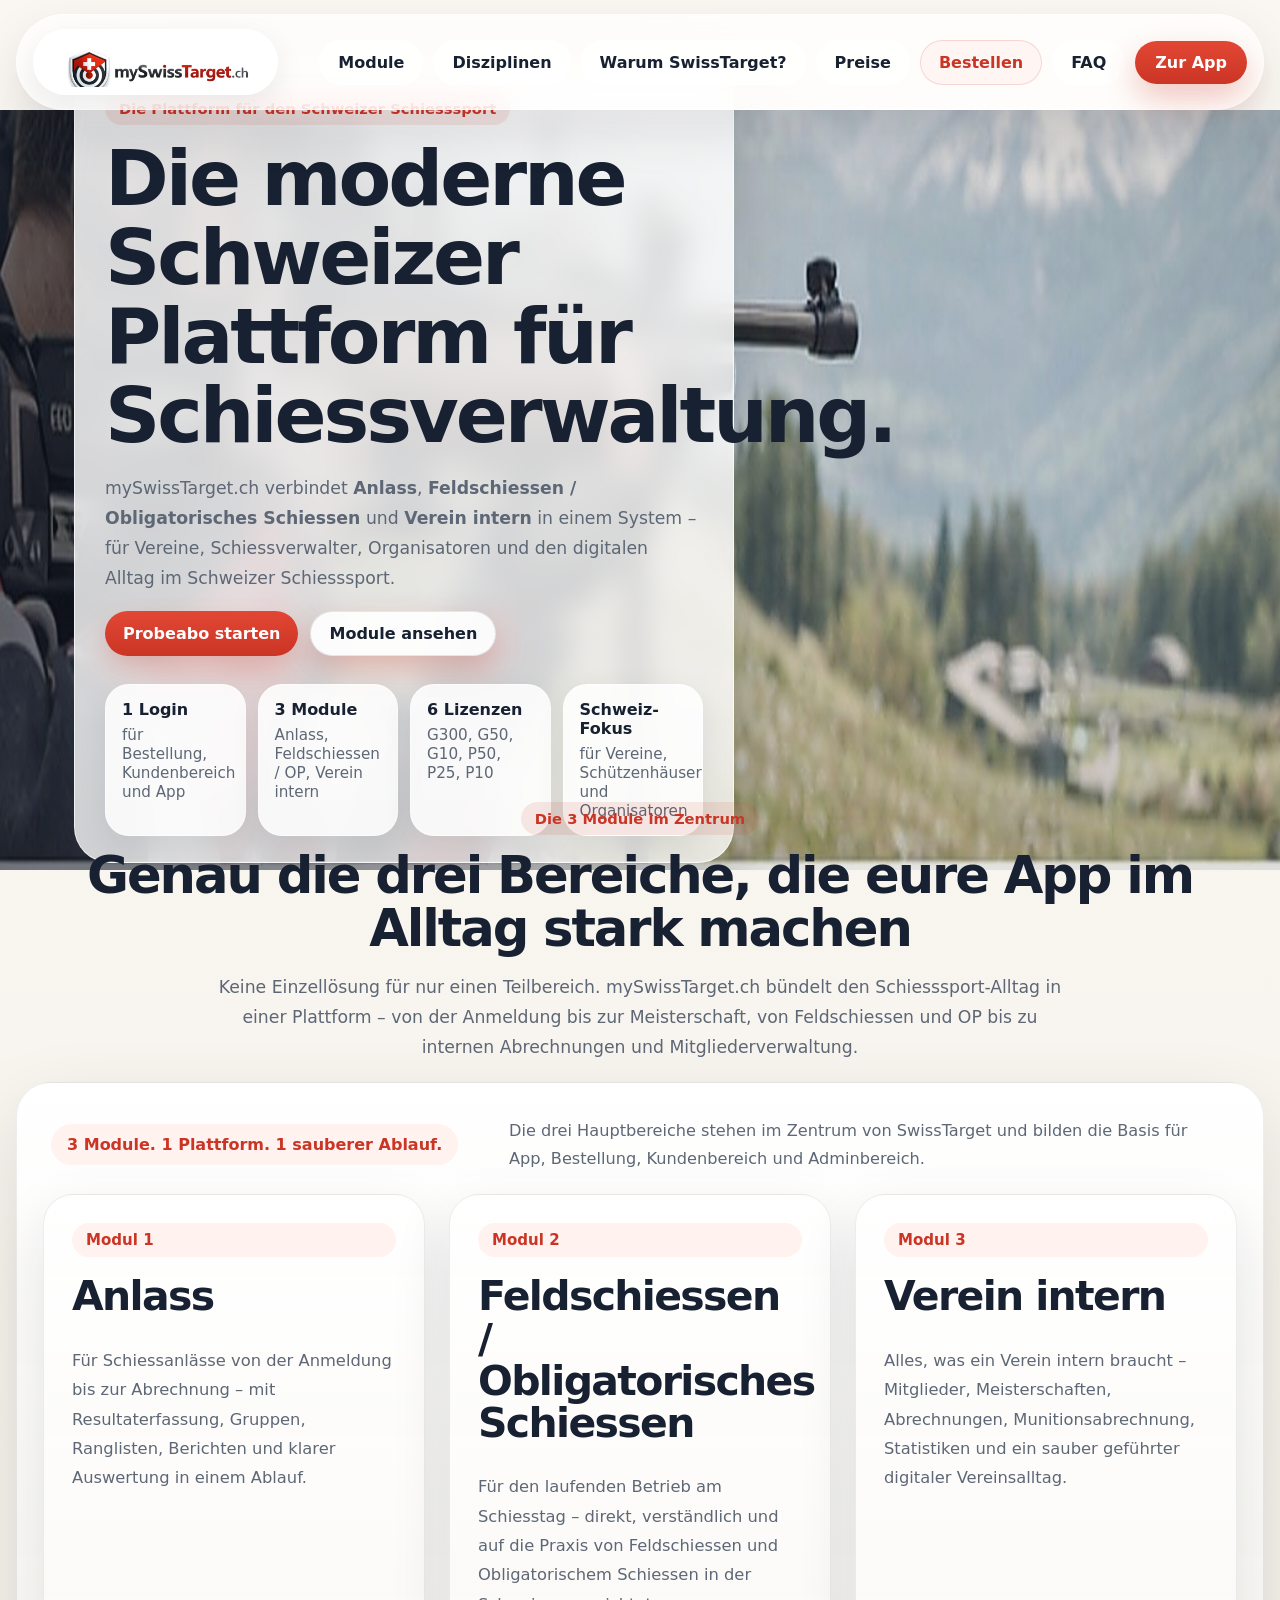
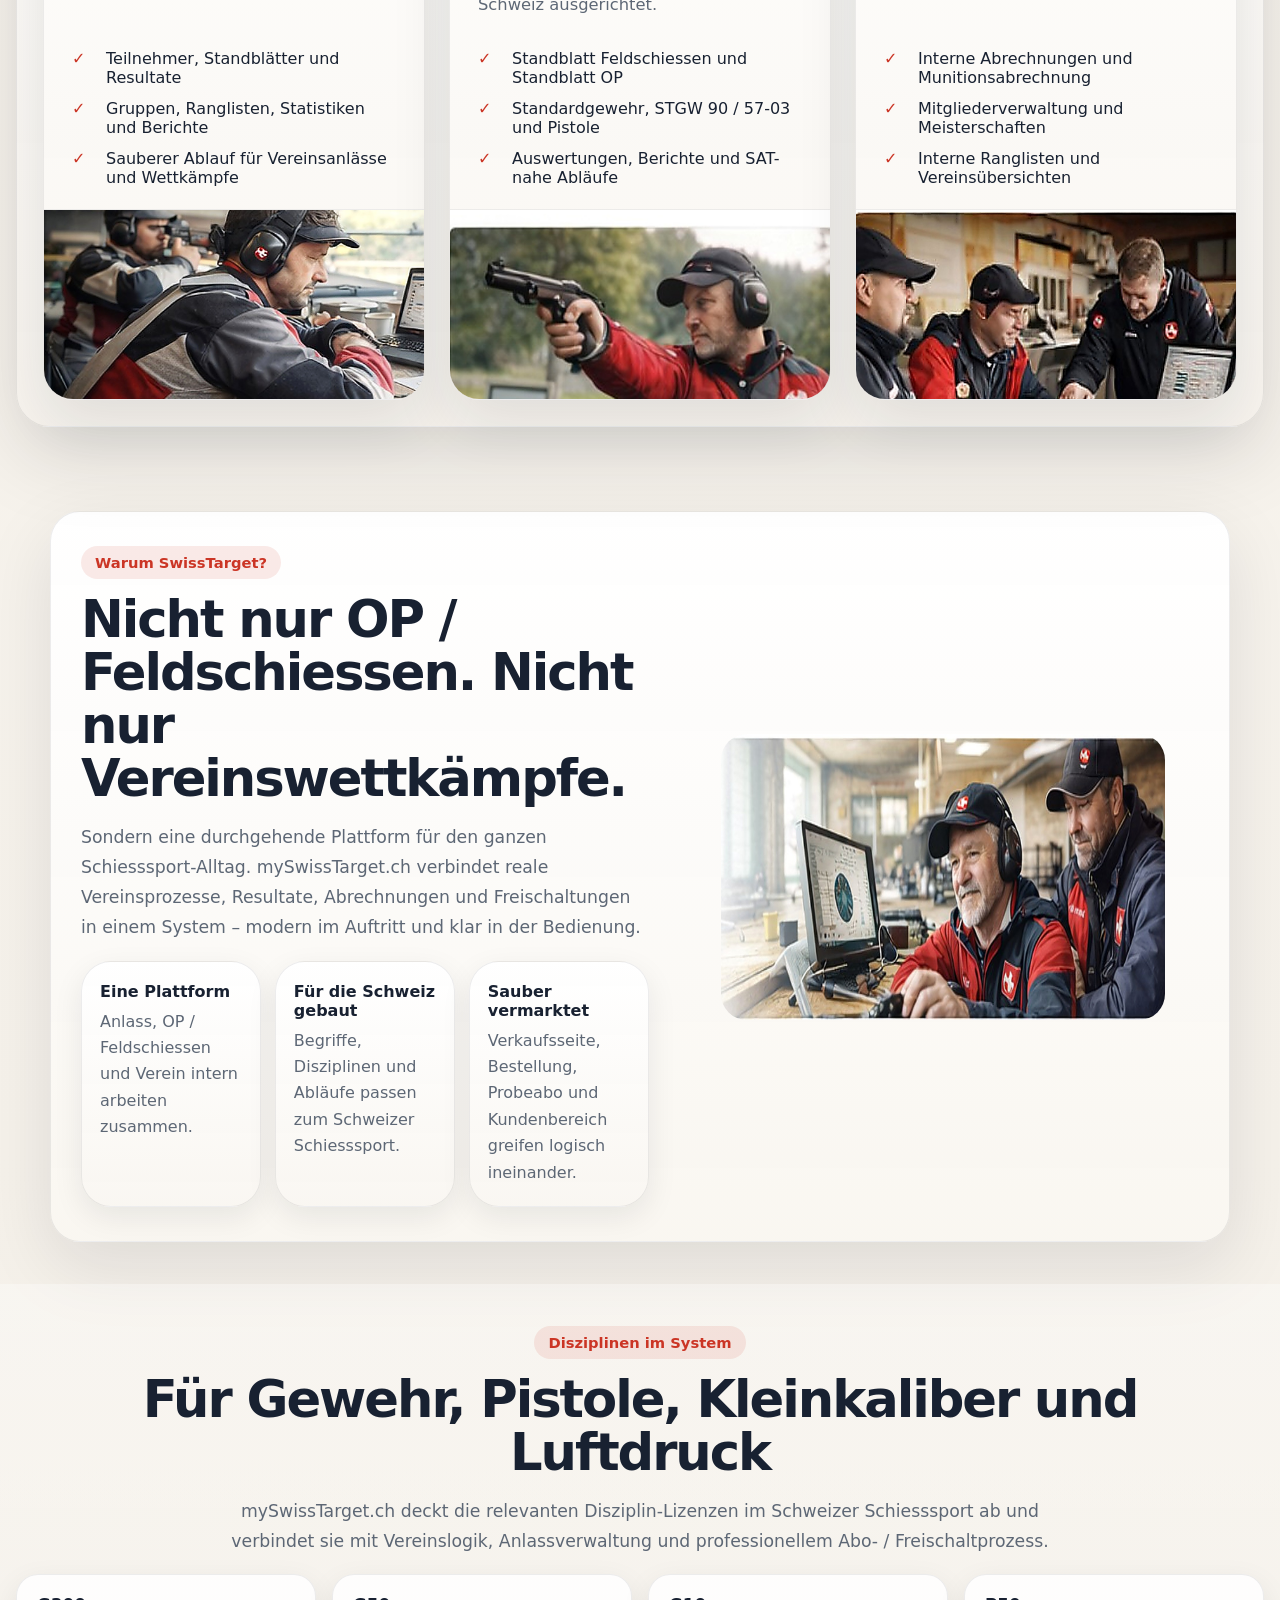
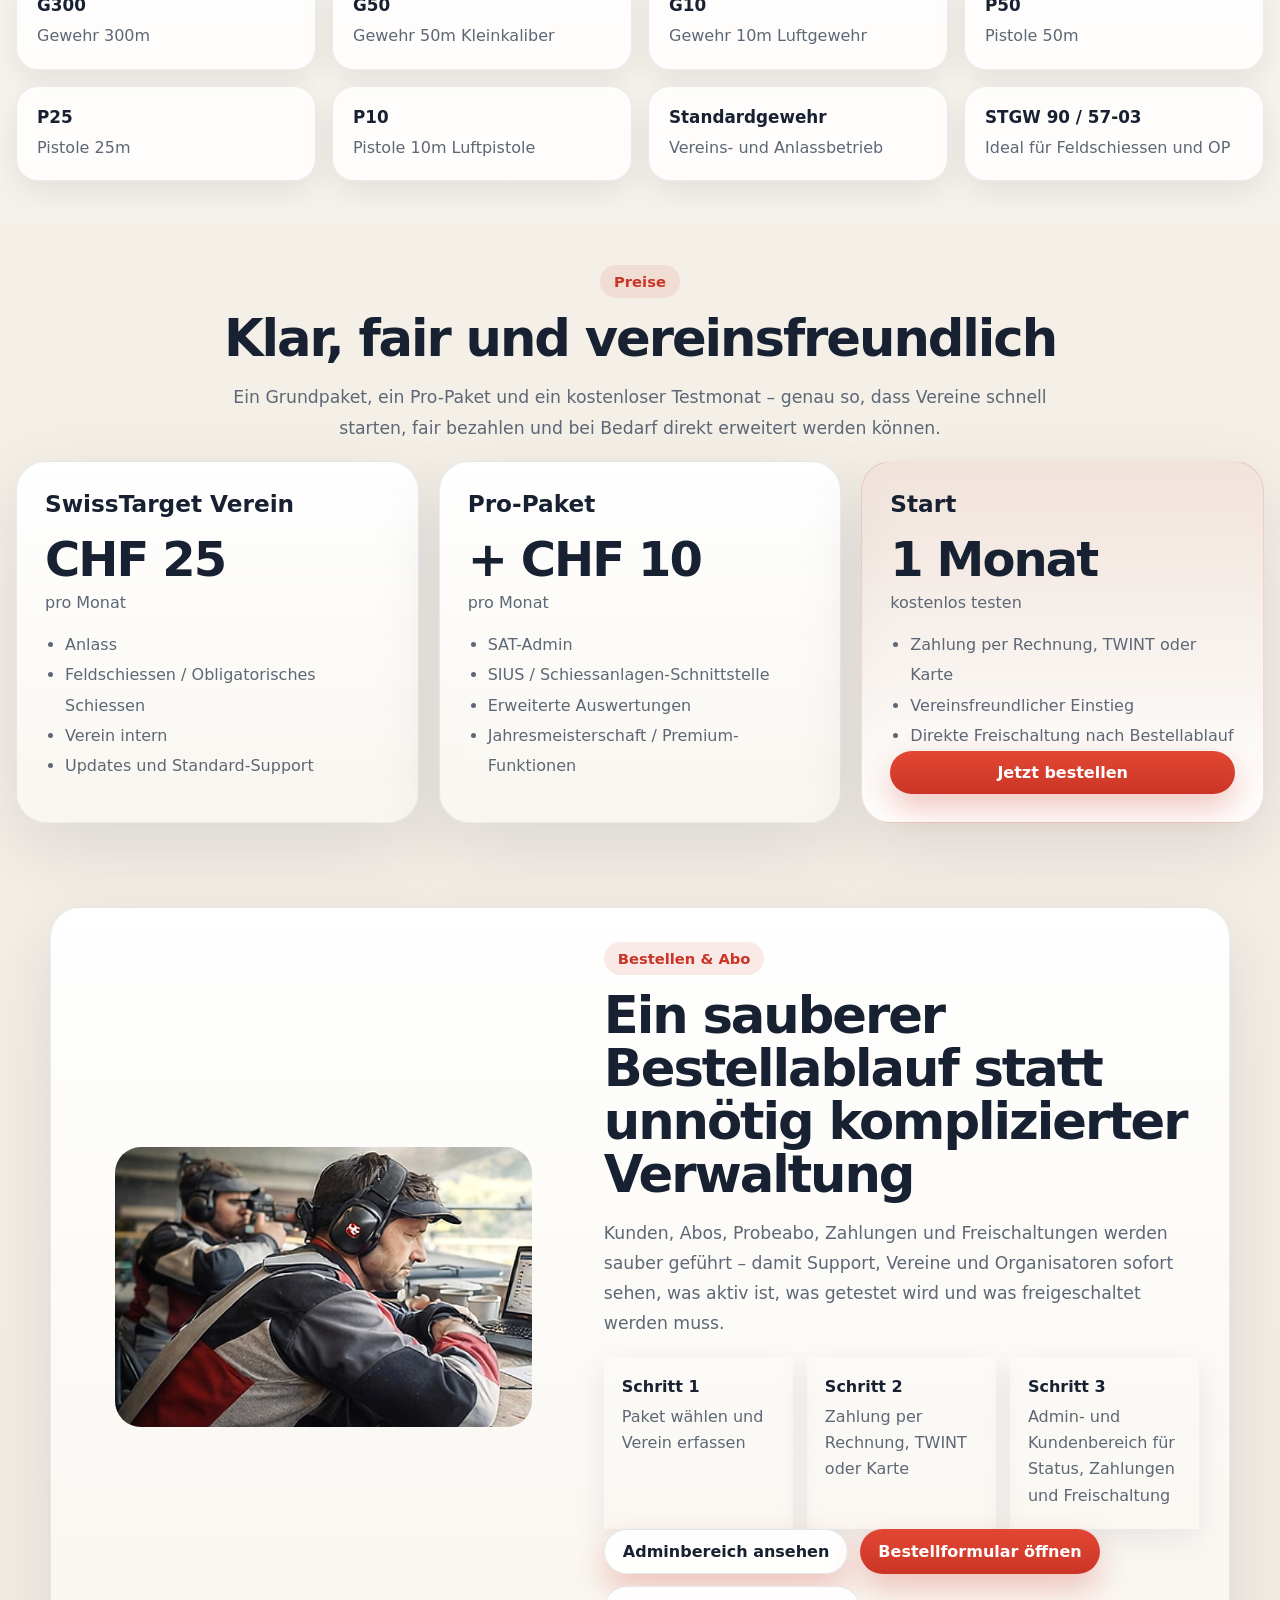
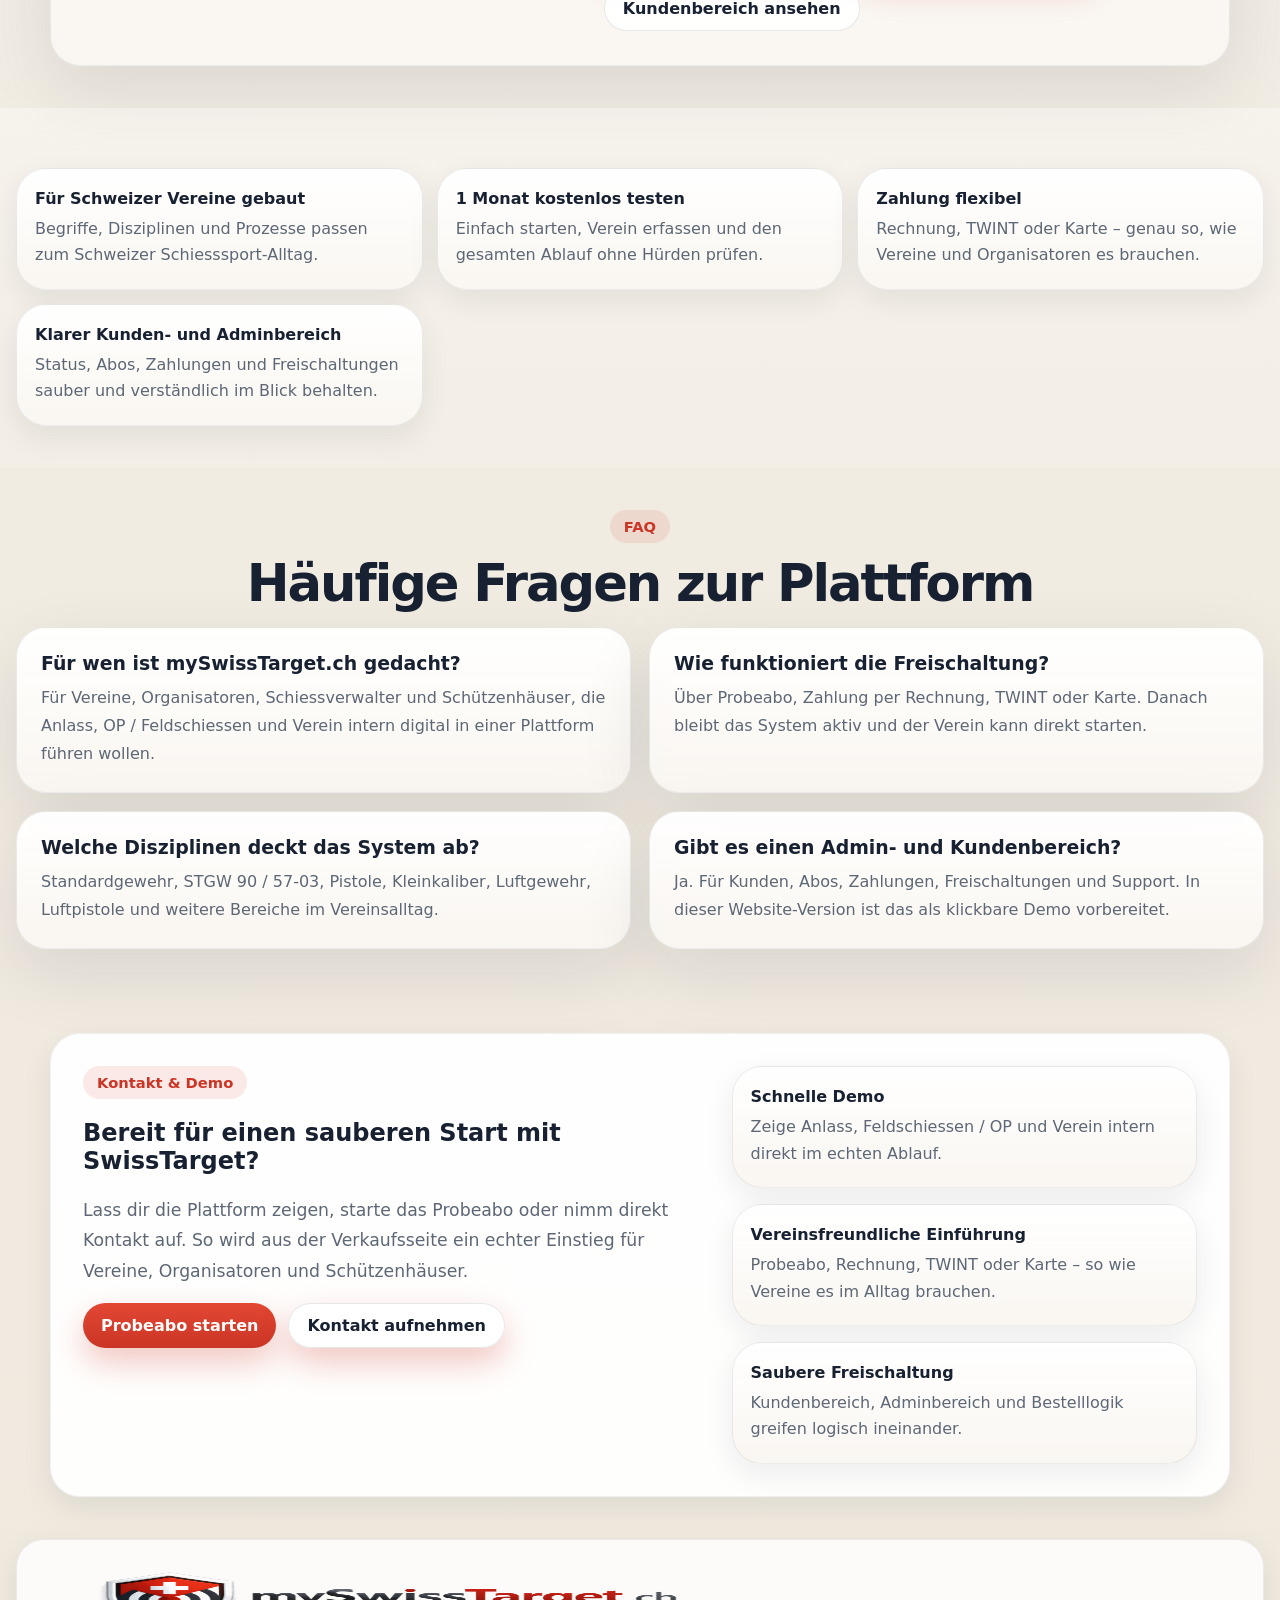
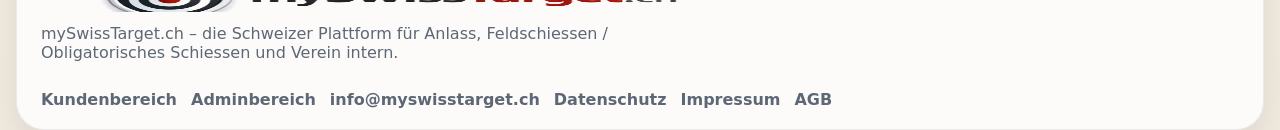
<file: public/index.html>
<!DOCTYPE html>
<html lang="de">
<head>
  <meta charset="UTF-8">
  <meta name="viewport" content="width=device-width, initial-scale=1.0">
  <title>mySwissTarget.ch – Die Schweizer Plattform für den Schiesssport</title>
  <meta name="description" content="mySwissTarget.ch digitalisiert Anlass, Feldschiessen / Obligatorisches Schiessen und Verein intern – für Schweizer Vereine, Schützenhäuser und Organisatoren.">
  <meta name="theme-color" content="#cb3525">
  <link rel="icon" type="image/png" href="assets/favicon.png">
  <link rel="stylesheet" href="styles.css">
</head>
<body data-page="homepage">
  <header class="site-header">
    <nav class="navbar container-wide">
      <a class="brand" href="#top" aria-label="mySwissTarget.ch Startseite">
        <img class="brand-logo" src="assets/logo-full.png" alt="mySwissTarget.ch">
      </a>
      <div class="nav-links">
        <a class="nav-link" id="nav-modules" href="#module">Module</a>
        <a class="nav-link" id="nav-disciplines" href="#disziplinen">Disziplinen</a>
        <a class="nav-link" id="nav-why" href="#vergleich">Warum SwissTarget?</a>
        <a class="nav-link" id="nav-prices" href="#preise">Preise</a>
        <a class="nav-link nav-link-accent" id="nav-order" href="bestellung.html">Bestellen</a>
        <a class="nav-link" id="nav-faq" href="#faq">FAQ</a>
        <a class="btn btn-nav app-link" href="https://app.myswisstarget.ch" target="_blank" rel="noopener noreferrer">Zur App</a>
      </div>
    </nav>
  </header>

  <main id="top">
    <section class="hero-section">
      <div class="hero-media" id="hero-media"></div>
      <div class="hero-overlay container-wide">
        <div class="hero-copy">
          <span class="eyebrow" id="hero-eyebrow">Die Plattform für den Schweizer Schiesssport</span>
          <h1 id="hero-title">Die moderne Schweizer Plattform für Schiessverwaltung.</h1>
          <p id="hero-lead">mySwissTarget.ch verbindet <strong>Anlass</strong>, <strong>Feldschiessen / Obligatorisches Schiessen</strong> und <strong>Verein intern</strong> in einem System – für Vereine, Schiessverwalter, Organisatoren und den digitalen Alltag im Schweizer Schiesssport.</p>
          <div class="hero-actions">
            <a class="btn" id="hero-primary" href="bestellung.html">Probeabo starten</a>
            <a class="btn btn-light" id="hero-secondary" href="#module">Module ansehen</a>
          </div>
          <div class="hero-stats" id="hero-stats"></div>
        </div>
      </div>
    </section>

    <section class="section section-tight" id="module">
      <div class="container-wide">
        <div class="section-headline center-text">
          <span class="eyebrow" id="modules-eyebrow">Die 3 Module im Zentrum</span>
          <h2 id="modules-title">Genau die drei Bereiche, die eure App im Alltag stark machen</h2>
          <p class="lead max-copy" id="modules-lead">Keine Einzellösung für nur einen Teilbereich. mySwissTarget.ch bündelt den Schiesssport-Alltag in einer Plattform – von der Anmeldung bis zur Meisterschaft, von Feldschiessen und OP bis zu internen Abrechnungen und Mitgliederverwaltung.</p>
        </div>
        <div class="module-stage">
          <div class="module-stage-intro">
            <div class="module-kicker">3 Module. 1 Plattform. 1 sauberer Ablauf.</div>
            <p>Die drei Hauptbereiche stehen im Zentrum von SwissTarget und bilden die Basis für App, Bestellung, Kundenbereich und Adminbereich.</p>
          </div>
          <div class="module-grid module-grid-showcase" id="module-grid"></div>
        </div>
      </div>
    </section>

    <section class="section" id="vergleich">
      <div class="container-wide">
        <div class="promo-band">
          <div class="promo-copy">
            <span class="eyebrow" id="why-eyebrow">Warum SwissTarget?</span>
            <h2 id="why-title">Nicht nur OP / Feldschiessen. Nicht nur Vereinswettkämpfe.</h2>
            <p class="lead" id="why-lead">Sondern eine durchgehende Plattform für den ganzen Schiesssport-Alltag. mySwissTarget.ch verbindet reale Vereinsprozesse, Resultate, Abrechnungen und Freischaltungen in einem System – modern im Auftritt und klar in der Bedienung.</p>
            <div class="compare-grid" id="compare-grid"></div>
          </div>
          <figure class="promo-visual">
            <img id="why-image" src="assets/section_platform_clean.jpg" alt="Schweizer Schiesssport mit Resultatübersicht und Vereinsarbeit">
          </figure>
        </div>
      </div>
    </section>

    <section class="section section-soft" id="disziplinen">
      <div class="container-wide">
        <div class="section-headline center-text">
          <span class="eyebrow" id="disciplines-eyebrow">Disziplinen im System</span>
          <h2 id="disciplines-title">Für Gewehr, Pistole, Kleinkaliber und Luftdruck</h2>
          <p class="lead max-copy" id="disciplines-lead">mySwissTarget.ch deckt die relevanten Disziplin-Lizenzen im Schweizer Schiesssport ab und verbindet sie mit Vereinslogik, Anlassverwaltung und professionellem Abo- / Freischaltprozess.</p>
        </div>
        <div class="discipline-grid" id="discipline-grid"></div>
      </div>
    </section>

    <section class="section" id="preise">
      <div class="container-wide">
        <div class="section-headline center-text">
          <span class="eyebrow" id="prices-eyebrow">Preise</span>
          <h2 id="prices-title">Klar, fair und vereinsfreundlich</h2>
          <p class="lead max-copy" id="prices-lead">Ein Grundpaket, ein Pro-Paket und ein kostenloser Testmonat – genau so, dass Vereine schnell starten, fair bezahlen und bei Bedarf direkt erweitert werden können.</p>
        </div>
        <div class="pricing-grid" id="pricing-grid"></div>
      </div>
    </section>

    <section class="section" id="admin-abo">
      <div class="container-wide">
        <div class="promo-band promo-band-reverse">
          <figure class="promo-visual">
            <img id="order-image" src="assets/module_anlass_clean.jpg" alt="Bestellablauf und Vereinsverwaltung in mySwissTarget.ch">
          </figure>
          <div class="promo-copy">
            <span class="eyebrow" id="order-eyebrow">Bestellen &amp; Abo</span>
            <h2 id="order-title">Ein sauberer Bestellablauf statt unnötig komplizierter Verwaltung</h2>
            <p class="lead" id="order-lead">Kunden, Abos, Probeabo, Zahlungen und Freischaltungen werden sauber geführt – damit Support, Vereine und Organisatoren sofort sehen, was aktiv ist, was getestet wird und was freigeschaltet werden muss.</p>
            <div class="step-grid" id="order-steps"></div>
            <div class="hero-actions compact-actions">
              <a class="btn btn-light" href="adminbereich.html" id="admin-link">Adminbereich ansehen</a>
              <a class="btn" href="bestellung.html" id="order-link">Bestellformular öffnen</a>
              <a class="secondary-btn" href="kundenbereich.html" id="customer-link">Kundenbereich ansehen</a>
            </div>
          </div>
        </div>
      </div>
    </section>

    <section class="section section-soft" id="trust">
      <div class="container-wide">
        <div class="trust-grid">
          <div class="trust-card">
            <strong>Für Schweizer Vereine gebaut</strong>
            <span>Begriffe, Disziplinen und Prozesse passen zum Schweizer Schiesssport-Alltag.</span>
          </div>
          <div class="trust-card">
            <strong>1 Monat kostenlos testen</strong>
            <span>Einfach starten, Verein erfassen und den gesamten Ablauf ohne Hürden prüfen.</span>
          </div>
          <div class="trust-card">
            <strong>Zahlung flexibel</strong>
            <span>Rechnung, TWINT oder Karte – genau so, wie Vereine und Organisatoren es brauchen.</span>
          </div>
          <div class="trust-card">
            <strong>Klarer Kunden- und Adminbereich</strong>
            <span>Status, Abos, Zahlungen und Freischaltungen sauber und verständlich im Blick behalten.</span>
          </div>
        </div>
      </div>
    </section>

    <section class="section" id="faq">
      <div class="container-wide">
        <div class="section-headline center-text">
          <span class="eyebrow" id="faq-eyebrow">FAQ</span>
          <h2 id="faq-title">Häufige Fragen zur Plattform</h2>
        </div>
        <div class="faq-grid" id="faq-grid"></div>
      </div>
    </section>

    <section class="section" id="kontakt">
      <div class="container-wide">
        <div class="contact-band">
          <div class="contact-copy">
            <span class="eyebrow" id="contact-eyebrow">Kontakt & Demo</span>
            <h2 id="contact-title">Bereit für einen sauberen Start mit SwissTarget?</h2>
            <p class="lead" id="contact-lead">Lass dir die Plattform zeigen, starte das Probeabo oder nimm direkt Kontakt auf. So wird aus der Verkaufsseite ein echter Einstieg für Vereine, Organisatoren und Schützenhäuser.</p>
            <div class="hero-actions compact-actions">
              <a class="btn" id="contact-primary" href="bestellung.html">Probeabo starten</a>
              <a class="btn btn-light" id="contact-secondary" href="mailto:info@myswisstarget.ch">Kontakt aufnehmen</a>
            </div>
          </div>
          <div class="contact-meta">
            <div class="trust-card">
              <strong id="contact-box-1-title">Schnelle Demo</strong>
              <span id="contact-box-1-text">Zeige Anlass, Feldschiessen / OP und Verein intern direkt im echten Ablauf.</span>
            </div>
            <div class="trust-card">
              <strong id="contact-box-2-title">Vereinsfreundliche Einführung</strong>
              <span id="contact-box-2-text">Probeabo, Rechnung, TWINT oder Karte – so wie Vereine es im Alltag brauchen.</span>
            </div>
            <div class="trust-card">
              <strong id="contact-box-3-title">Saubere Freischaltung</strong>
              <span id="contact-box-3-text">Kundenbereich, Adminbereich und Bestelllogik greifen logisch ineinander.</span>
            </div>
          </div>
        </div>
      </div>
    </section>

  </main>

  <footer class="site-footer">
    <div class="container-wide footer-inner footer-inner-rich">
      <div class="footer-branding">
        <img class="footer-logo" src="assets/logo-full.png" alt="mySwissTarget.ch Logo">
        <p id="footer-tagline">mySwissTarget.ch – die Schweizer Plattform für Anlass, Feldschiessen / Obligatorisches Schiessen und Verein intern.</p>
      </div>
      <div class="footer-links">
        <a href="kundenbereich.html">Kundenbereich</a>
        <a href="adminbereich.html">Adminbereich</a>
        <a href="mailto:info@myswisstarget.ch" id="footer-mail">info@myswisstarget.ch</a>
        <a href="#">Datenschutz</a>
        <a href="#">Impressum</a>
        <a href="#">AGB</a>
      </div>
    </div>
  </footer>

  <script src="config.js"></script>
  <script src="app.js"></script>
</body>
</html>
</file>
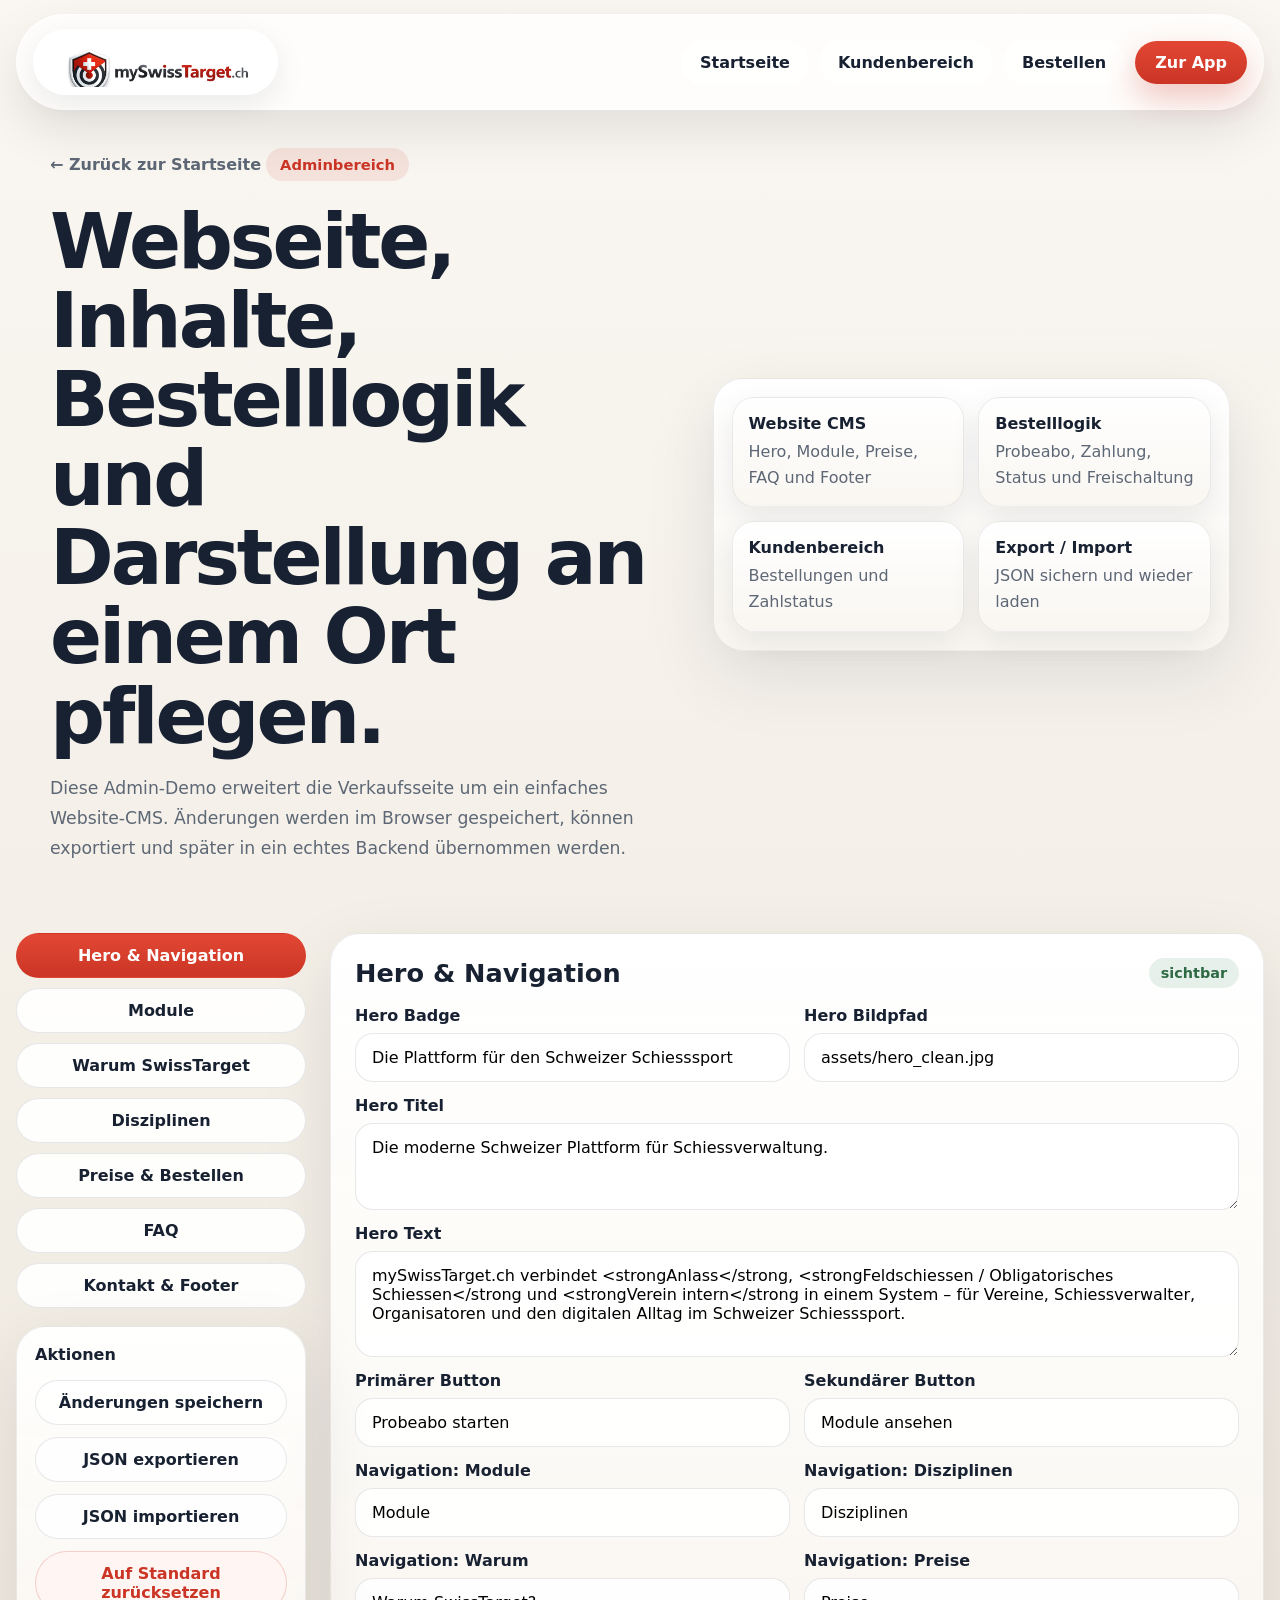
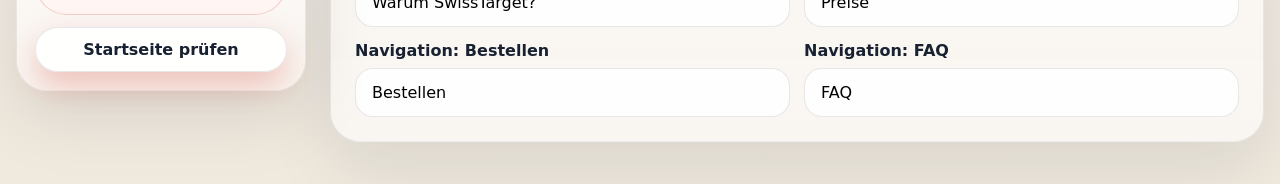
<file: public/adminbereich.html>
<!DOCTYPE html>
<html lang="de">
<head>
  <meta charset="UTF-8">
  <meta name="viewport" content="width=device-width, initial-scale=1.0">
  <title>Adminbereich – Website CMS Demo | mySwissTarget.ch</title>
  <meta name="description" content="Admin-Demo für Website-Inhalte, Bestellungen, Abos und Freischaltungen in mySwissTarget.ch.">
  <meta name="theme-color" content="#cb3525">
  <link rel="icon" type="image/png" href="assets/favicon.png">
  <link rel="stylesheet" href="styles.css">
</head>
<body data-page="admin">
  <header class="site-header page-header-solid">
    <nav class="navbar container-wide">
      <a class="brand" href="index.html"><img class="brand-logo" src="assets/logo-full.png" alt="mySwissTarget.ch"></a>
      <div class="nav-links">
        <a class="nav-link" href="index.html">Startseite</a>
        <a class="nav-link" href="kundenbereich.html">Kundenbereich</a>
        <a class="nav-link" href="bestellung.html">Bestellen</a>
        <a class="btn btn-nav app-link" href="https://app.myswisstarget.ch" target="_blank" rel="noopener noreferrer">Zur App</a>
      </div>
    </nav>
  </header>

  <main>
    <section class="page-hero admin-page-hero">
      <div class="container page-shell admin-shell-hero">
        <div>
          <a class="back-link" href="index.html">← Zurück zur Startseite</a>
          <span class="eyebrow">Adminbereich</span>
          <h1>Webseite, Inhalte, Bestelllogik und Darstellung an einem Ort pflegen.</h1>
          <p class="lead">Diese Admin-Demo erweitert die Verkaufsseite um ein einfaches Website-CMS. Änderungen werden im Browser gespeichert, können exportiert und später in ein echtes Backend übernommen werden.</p>
        </div>
        <div class="page-panel admin-hero-panel">
          <div class="demo-stat-grid two-cols">
            <div class="demo-stat"><strong>Website CMS</strong><span>Hero, Module, Preise, FAQ und Footer</span></div>
            <div class="demo-stat"><strong>Bestelllogik</strong><span>Probeabo, Zahlung, Status und Freischaltung</span></div>
            <div class="demo-stat"><strong>Kundenbereich</strong><span>Bestellungen und Zahlstatus</span></div>
            <div class="demo-stat"><strong>Export / Import</strong><span>JSON sichern und wieder laden</span></div>
          </div>
        </div>
      </div>
    </section>

    <section class="section admin-cms-section">
      <div class="container-wide admin-cms-layout">
        <aside class="cms-sidebar">
          <div class="cms-nav-group">
            <button class="cms-nav-btn active" data-tab="hero">Hero & Navigation</button>
            <button class="cms-nav-btn" data-tab="modules">Module</button>
            <button class="cms-nav-btn" data-tab="why">Warum SwissTarget</button>
            <button class="cms-nav-btn" data-tab="disciplines">Disziplinen</button>
            <button class="cms-nav-btn" data-tab="prices">Preise & Bestellen</button>
            <button class="cms-nav-btn" data-tab="faq">FAQ</button>
            <button class="cms-nav-btn" data-tab="contact">Kontakt & Footer</button>
          </div>
          <div class="cms-sidebar-card">
            <strong>Aktionen</strong>
            <button class="secondary-btn" id="cms-save" type="button">Änderungen speichern</button>
            <button class="secondary-btn" id="cms-export" type="button">JSON exportieren</button>
            <label class="secondary-btn file-btn">
              JSON importieren
              <input id="cms-import" type="file" accept="application/json" hidden>
            </label>
            <button class="secondary-btn danger-btn" id="cms-reset" type="button">Auf Standard zurücksetzen</button>
            <a class="btn btn-light" href="index.html" target="_blank" rel="noopener noreferrer">Startseite prüfen</a>
          </div>
        </aside>

        <div class="cms-panels">
          <form id="cms-form" class="cms-form">
            <section class="cms-panel active" data-panel="hero">
              <div class="panel-title-row"><h2>Hero & Navigation</h2><span class="status-pill active">sichtbar</span></div>
              <div class="field-grid two-cols admin-fields">
                <label><span>Hero Badge</span><input name="hero.eyebrow" type="text"></label>
                <label><span>Hero Bildpfad</span><input name="media.hero" type="text"></label>
                <label class="full"><span>Hero Titel</span><textarea name="hero.title" rows="3"></textarea></label>
                <label class="full"><span>Hero Text</span><textarea name="hero.lead" rows="4"></textarea></label>
                <label><span>Primärer Button</span><input name="hero.primaryLabel" type="text"></label>
                <label><span>Sekundärer Button</span><input name="hero.secondaryLabel" type="text"></label>
                <label><span>Navigation: Module</span><input name="nav.modules" type="text"></label>
                <label><span>Navigation: Disziplinen</span><input name="nav.disciplines" type="text"></label>
                <label><span>Navigation: Warum</span><input name="nav.why" type="text"></label>
                <label><span>Navigation: Preise</span><input name="nav.prices" type="text"></label>
                <label><span>Navigation: Bestellen</span><input name="nav.order" type="text"></label>
                <label><span>Navigation: FAQ</span><input name="nav.faq" type="text"></label>
              </div>
            </section>

            <section class="cms-panel" data-panel="modules">
              <div class="panel-title-row"><h2>Module</h2><span class="status-pill active">3 Bereiche</span></div>
              <label><span>Bereichstitel</span><input name="modulesSection.title" type="text"></label>
              <label><span>Bereichstext</span><textarea name="modulesSection.lead" rows="3"></textarea></label>
              <div id="cms-modules-repeater" class="cms-repeater"></div>
            </section>

            <section class="cms-panel" data-panel="why">
              <div class="panel-title-row"><h2>Warum SwissTarget</h2><span class="status-pill active">Vergleich</span></div>
              <div class="field-grid two-cols admin-fields">
                <label><span>Badge</span><input name="why.eyebrow" type="text"></label>
                <label><span>Bildpfad</span><input name="media.why" type="text"></label>
                <label class="full"><span>Titel</span><textarea name="why.title" rows="3"></textarea></label>
                <label class="full"><span>Text</span><textarea name="why.lead" rows="4"></textarea></label>
              </div>
              <div id="cms-compare-repeater" class="cms-repeater"></div>
            </section>

            <section class="cms-panel" data-panel="disciplines">
              <div class="panel-title-row"><h2>Disziplinen</h2><span class="status-pill active">Lizenzen</span></div>
              <label><span>Titel</span><input name="disciplines.title" type="text"></label>
              <label><span>Text</span><textarea name="disciplines.lead" rows="3"></textarea></label>
              <label><span>Disziplinen (eine Zeile = CODE | Beschreibung)</span><textarea name="disciplines.items" rows="8"></textarea></label>
            </section>

            <section class="cms-panel" data-panel="prices">
              <div class="panel-title-row"><h2>Preise & Bestellen</h2><span class="status-pill trial">Probeabo</span></div>
              <label><span>Preistitel</span><input name="prices.title" type="text"></label>
              <label><span>Preistext</span><textarea name="prices.lead" rows="3"></textarea></label>
              <div id="cms-prices-repeater" class="cms-repeater"></div>
              <hr>
              <label><span>Bestellblock Titel</span><input name="orderBlock.title" type="text"></label>
              <label><span>Bestellblock Text</span><textarea name="orderBlock.lead" rows="3"></textarea></label>
              <label><span>Bestellschritte (eine Zeile pro Schritt)</span><textarea name="orderBlock.steps" rows="5"></textarea></label>
            </section>

            <section class="cms-panel" data-panel="faq">
              <div class="panel-title-row"><h2>FAQ & Footer</h2><span class="status-pill active">Live</span></div>
              <label><span>FAQ Titel</span><input name="faq.title" type="text"></label>
              <div id="cms-faq-repeater" class="cms-repeater"></div>
              <hr>
              <label><span>Footer Text</span><textarea name="footer.tagline" rows="3"></textarea></label>
              
            </section>

            <section class="cms-panel" data-panel="contact">
              <div class="panel-title-row"><h2>Kontakt & Footer</h2><span class="status-pill active">Live</span></div>
              <div class="field-grid two-cols admin-fields">
                <label><span>Kontakt Badge</span><input name="contact.eyebrow" type="text"></label>
                
                <label class="full"><span>Kontakt Titel</span><textarea name="contact.title" rows="3"></textarea></label>
                <label class="full"><span>Kontakt Text</span><textarea name="contact.lead" rows="4"></textarea></label>
                <label><span>Primärer Button</span><input name="contact.primaryLabel" type="text"></label>
                <label><span>Sekundärer Button</span><input name="contact.secondaryLabel" type="text"></label>
                <label><span>Box 1 Titel</span><input name="contact.boxes.0.title" type="text"></label>
                <label><span>Box 1 Text</span><textarea name="contact.boxes.0.text" rows="3"></textarea></label>
                <label><span>Box 2 Titel</span><input name="contact.boxes.1.title" type="text"></label>
                <label><span>Box 2 Text</span><textarea name="contact.boxes.1.text" rows="3"></textarea></label>
                <label><span>Box 3 Titel</span><input name="contact.boxes.2.title" type="text"></label>
                <label><span>Box 3 Text</span><textarea name="contact.boxes.2.text" rows="3"></textarea></label>
                <label class="full"><span>Footer Text</span><textarea name="footer.tagline" rows="3"></textarea></label>
              </div>
            </section>
          </form>
        </div>
      </div>
    </section>
  </main>

  <script src="config.js"></script>
  <script src="app.js"></script>
</body>
</html>
</file>
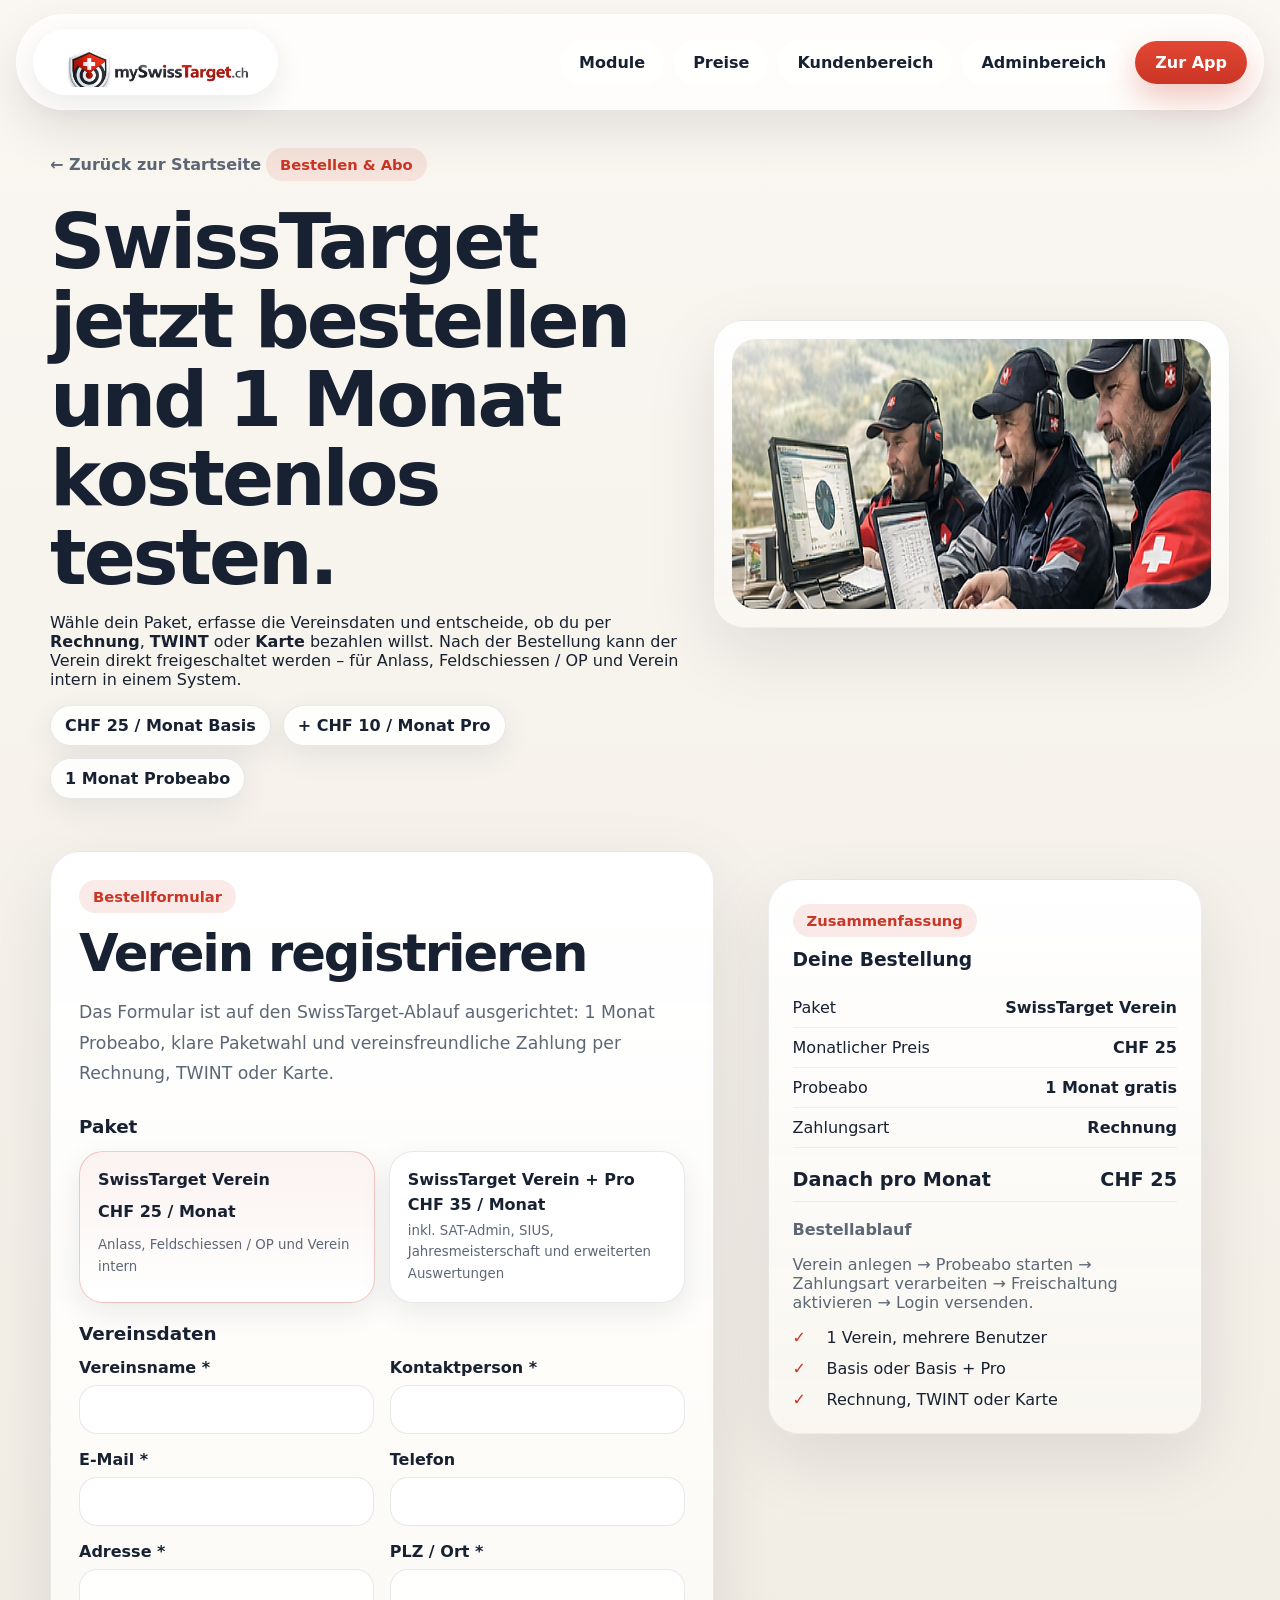
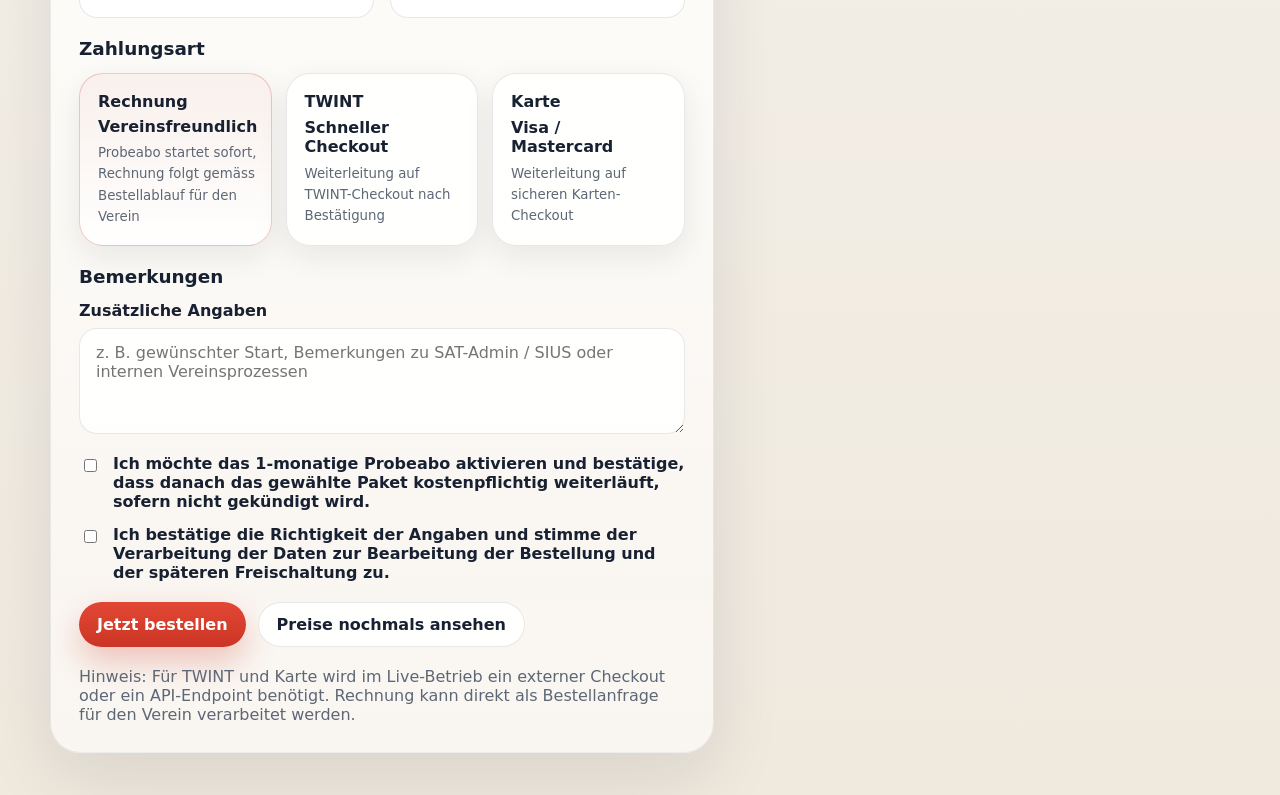
<file: public/bestellung.html>
<!DOCTYPE html>
<html lang="de">
<head>
  <meta charset="UTF-8">
  <meta name="viewport" content="width=device-width, initial-scale=1.0">
  <title>SwissTarget bestellen – Probeabo, Rechnung, TWINT oder Karte</title>
  <meta name="description" content="Bestelle SwissTarget mit 1 Monat Probeabo. Für Anlass, Feldschiessen / OP und Verein intern. Zahlung per Rechnung, TWINT oder Karte.">
  <meta name="theme-color" content="#cb3525">
  <link rel="icon" type="image/png" href="assets/favicon.png">
  <link rel="stylesheet" href="styles.css">
</head>
<body data-page="order">
  <header class="site-header page-header-solid">
    <nav class="navbar container-wide">
      <a class="brand" href="index.html"><img class="brand-logo" src="assets/logo-full.png" alt="mySwissTarget.ch"></a>
      <div class="nav-links">
        <a class="nav-link" href="index.html#module">Module</a>
        <a class="nav-link" href="index.html#preise">Preise</a>
        <a class="nav-link" href="kundenbereich.html">Kundenbereich</a>
        <a class="nav-link" href="adminbereich.html">Adminbereich</a>
        <a class="btn btn-nav app-link" href="https://app.myswisstarget.ch" target="_blank" rel="noopener noreferrer">Zur App</a>
      </div>
    </nav>
  </header>

  <main>
    <section class="page-hero order-hero">
      <div class="container page-shell order-shell-hero">
        <div>
          <a class="back-link" href="index.html">← Zurück zur Startseite</a>
          <span class="eyebrow" id="order-page-eyebrow">Bestellung &amp; Probeabo</span>
          <h1 id="order-page-title">SwissTarget jetzt bestellen und 1 Monat kostenlos testen.</h1>
          <p id="order-page-lead">Wähle dein Paket, erfasse die Vereinsdaten und entscheide, ob du per <strong>Rechnung</strong>, <strong>TWINT</strong> oder <strong>Karte</strong> bezahlen willst. Nach der Bestellung kann der Verein direkt freigeschaltet werden – für Anlass, Feldschiessen / OP und Verein intern in einem System.</p>
          <div class="feature-pills">
            <span class="pill">CHF 25 / Monat Basis</span>
            <span class="pill">+ CHF 10 / Monat Pro</span>
            <span class="pill">1 Monat Probeabo</span>
          </div>
        </div>
        <div class="page-panel order-hero-panel">
          <img src="assets/team_nature_clean.jpg" alt="SwissTarget im Schweizer Schiesssport mit Natur und Teamarbeit">
        </div>
      </div>
    </section>

    <section class="section order-section">
      <div class="container order-layout">
        <section class="order-form-card">
          <div class="section-headline">
            <span class="eyebrow">Bestellformular</span>
            <h2>Verein registrieren</h2>
            <p class="lead">Das Formular ist auf den SwissTarget-Ablauf ausgerichtet: 1 Monat Probeabo, klare Paketwahl und vereinsfreundliche Zahlung per Rechnung, TWINT oder Karte.</p>
          </div>

          <form id="order-form" class="order-form" novalidate>
            <input type="hidden" name="trial_months" value="1">

            <div class="form-section">
              <h3>Paket</h3>
              <div class="choice-grid">
                <label class="choice-card active-choice">
                  <input type="radio" name="plan" value="basis" checked>
                  <strong>SwissTarget Verein</strong>
                  <span>CHF 25 / Monat</span>
                  <small>Anlass, Feldschiessen / OP und Verein intern</small>
                </label>
                <label class="choice-card">
                  <input type="radio" name="plan" value="basis_pro">
                  <strong>SwissTarget Verein + Pro</strong>
                  <span>CHF 35 / Monat</span>
                  <small>inkl. SAT-Admin, SIUS, Jahresmeisterschaft und erweiterten Auswertungen</small>
                </label>
              </div>
            </div>

            <div class="form-section">
              <h3>Vereinsdaten</h3>
              <div class="field-grid two-cols">
                <label><span>Vereinsname *</span><input name="club_name" type="text" required autocomplete="organization"></label>
                <label><span>Kontaktperson *</span><input name="contact_name" type="text" required autocomplete="name"></label>
                <label><span>E-Mail *</span><input name="email" type="email" required autocomplete="email"></label>
                <label><span>Telefon</span><input name="phone" type="tel" autocomplete="tel"></label>
                <label><span>Adresse *</span><input name="street" type="text" required autocomplete="street-address"></label>
                <label><span>PLZ / Ort *</span><input name="zip_city" type="text" required autocomplete="postal-code"></label>
              </div>
            </div>

            <div class="form-section">
              <h3>Zahlungsart</h3>
              <div class="choice-grid payment-grid">
                <label class="choice-card active-choice payment-card">
                  <input type="radio" name="payment_method" value="invoice" checked>
                  <strong>Rechnung</strong>
                  <span>Vereinsfreundlich</span>
                  <small>Probeabo startet sofort, Rechnung folgt gemäss Bestellablauf für den Verein</small>
                </label>
                <label class="choice-card payment-card">
                  <input type="radio" name="payment_method" value="twint">
                  <strong>TWINT</strong>
                  <span>Schneller Checkout</span>
                  <small>Weiterleitung auf TWINT-Checkout nach Bestätigung</small>
                </label>
                <label class="choice-card payment-card">
                  <input type="radio" name="payment_method" value="card">
                  <strong>Karte</strong>
                  <span>Visa / Mastercard</span>
                  <small>Weiterleitung auf sicheren Karten-Checkout</small>
                </label>
              </div>
            </div>

            <div class="form-section">
              <h3>Bemerkungen</h3>
              <label>
                <span>Zusätzliche Angaben</span>
                <textarea name="notes" rows="4" placeholder="z. B. gewünschter Start, Bemerkungen zu SAT-Admin / SIUS oder internen Vereinsprozessen"></textarea>
              </label>
            </div>

            <div class="form-section checkboxes">
              <label class="checkbox-row">
                <input name="accept_trial" type="checkbox" required>
                <span>Ich möchte das <strong>1-monatige Probeabo</strong> aktivieren und bestätige, dass danach das gewählte Paket kostenpflichtig weiterläuft, sofern nicht gekündigt wird.</span>
              </label>
              <label class="checkbox-row">
                <input name="accept_terms" type="checkbox" required>
                <span>Ich bestätige die Richtigkeit der Angaben und stimme der Verarbeitung der Daten zur Bearbeitung der Bestellung und der späteren Freischaltung zu.</span>
              </label>
            </div>

            <div class="form-actions">
              <button class="btn" type="submit" id="submit-order-btn">Jetzt bestellen</button>
              <a class="secondary-btn" href="index.html#preise">Preise nochmals ansehen</a>
            </div>
            <p class="form-hint">Hinweis: Für TWINT und Karte wird im Live-Betrieb ein externer Checkout oder ein API-Endpoint benötigt. Rechnung kann direkt als Bestellanfrage für den Verein verarbeitet werden.</p>
            <div id="order-message" class="order-message" aria-live="polite"></div>
          </form>
        </section>

        <aside class="order-summary-card">
          <div class="summary-box sticky-summary">
            <span class="eyebrow">Zusammenfassung</span>
            <h3>Deine Bestellung</h3>
            <div class="summary-line"><span>Paket</span><strong id="summary-plan">SwissTarget Verein</strong></div>
            <div class="summary-line"><span>Monatlicher Preis</span><strong id="summary-price">CHF 25</strong></div>
            <div class="summary-line"><span>Probeabo</span><strong>1 Monat gratis</strong></div>
            <div class="summary-line"><span>Zahlungsart</span><strong id="summary-payment">Rechnung</strong></div>
            <div class="summary-total"><span>Danach pro Monat</span><strong id="summary-total">CHF 25</strong></div>
            <div class="summary-note">
              <strong>Bestellablauf</strong>
              <p>Verein anlegen → Probeabo starten → Zahlungsart verarbeiten → Freischaltung aktivieren → Login versenden.</p>
            </div>
            <div class="check-list compact-list compact-summary-list">
              <div class="check-item"><span class="check-icon">✓</span><span>1 Verein, mehrere Benutzer</span></div>
              <div class="check-item"><span class="check-icon">✓</span><span>Basis oder Basis + Pro</span></div>
              <div class="check-item"><span class="check-icon">✓</span><span>Rechnung, TWINT oder Karte</span></div>
            </div>
          </div>
        </aside>
      </div>
    </section>
  </main>

  <script src="config.js"></script>
  <script src="app.js"></script>
</body>
</html>
</file>
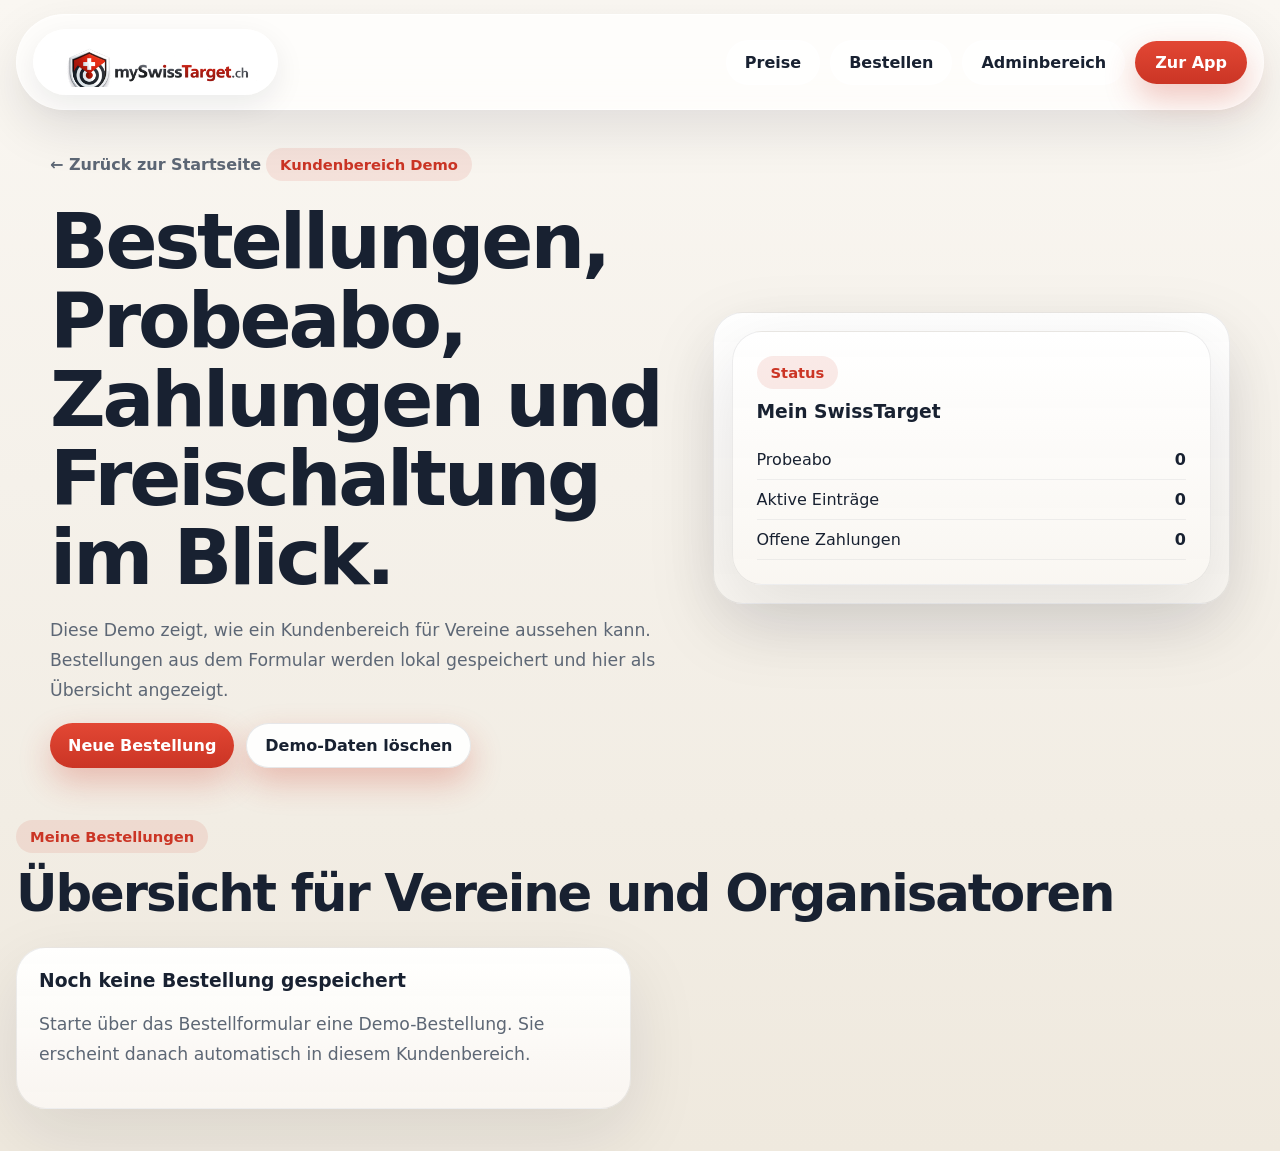
<file: public/kundenbereich.html>
<!DOCTYPE html>
<html lang="de">
<head>
  <meta charset="UTF-8">
  <meta name="viewport" content="width=device-width, initial-scale=1.0">
  <title>Kundenbereich – mySwissTarget.ch</title>
  <meta name="description" content="Kundenbereich für Bestellungen, Probeabo, Zahlungen und Freischaltungen in mySwissTarget.ch.">
  <meta name="theme-color" content="#cb3525">
  <link rel="icon" type="image/png" href="assets/favicon.png">
  <link rel="stylesheet" href="styles.css">
</head>
<body data-page="customer">
  <header class="site-header page-header-solid">
    <nav class="navbar container-wide">
      <a class="brand" href="index.html"><img class="brand-logo" src="assets/logo-full.png" alt="mySwissTarget.ch"></a>
      <div class="nav-links">
        <a class="nav-link" href="index.html#preise">Preise</a>
        <a class="nav-link" href="bestellung.html">Bestellen</a>
        <a class="nav-link" href="adminbereich.html">Adminbereich</a>
        <a class="btn btn-nav app-link" href="https://app.myswisstarget.ch" target="_blank" rel="noopener noreferrer">Zur App</a>
      </div>
    </nav>
  </header>

  <main>
    <section class="page-hero">
      <div class="container page-shell customer-hero-shell">
        <div>
          <a class="back-link" href="index.html">← Zurück zur Startseite</a>
          <span class="eyebrow">Kundenbereich Demo</span>
          <h1>Bestellungen, Probeabo, Zahlungen und Freischaltung im Blick.</h1>
          <p class="lead">Diese Demo zeigt, wie ein Kundenbereich für Vereine aussehen kann. Bestellungen aus dem Formular werden lokal gespeichert und hier als Übersicht angezeigt.</p>
          <div class="hero-actions compact-actions">
            <a class="btn" href="bestellung.html">Neue Bestellung</a>
            <button class="btn btn-light" id="clear-customer-data" type="button">Demo-Daten löschen</button>
          </div>
        </div>
        <div class="page-panel customer-summary-panel">
          <div class="summary-box no-sticky">
            <span class="eyebrow">Status</span>
            <h3>Mein SwissTarget</h3>
            <div class="summary-line"><span>Probeabo</span><strong id="customer-trial-count">0</strong></div>
            <div class="summary-line"><span>Aktive Einträge</span><strong id="customer-active-count">0</strong></div>
            <div class="summary-line"><span>Offene Zahlungen</span><strong id="customer-open-count">0</strong></div>
          </div>
        </div>
      </div>
    </section>

    <section class="section">
      <div class="container-wide">
        <div class="section-headline">
          <span class="eyebrow">Meine Bestellungen</span>
          <h2>Übersicht für Vereine und Organisatoren</h2>
        </div>
        <div id="customer-orders" class="customer-order-grid"></div>
      </div>
    </section>
  </main>

  <script src="config.js"></script>
  <script src="app.js"></script>
</body>
</html>
</file>
<file: public/styles.css>
:root {
  --bg: #f5f1ea;
  --bg-soft: #f9f6f1;
  --paper: rgba(255,255,255,0.94);
  --paper-strong: #ffffff;
  --line: rgba(27, 36, 48, 0.10);
  --line-soft: rgba(27, 36, 48, 0.06);
  --text: #182131;
  --muted: #5d6775;
  --red: #cb3525;
  --red-dark: #a92618;
  --green: #6f8f80;
  --shadow: 0 24px 70px rgba(19, 24, 37, 0.10);
  --shadow-soft: 0 10px 30px rgba(19, 24, 37, 0.08);
  --radius: 30px;
}

* { box-sizing: border-box; }
html { scroll-behavior: smooth; }
body {
  margin: 0;
  font-family: Inter, system-ui, -apple-system, BlinkMacSystemFont, "Segoe UI", sans-serif;
  color: var(--text);
  background: linear-gradient(180deg, #faf7f2 0%, var(--bg) 42%, #efe9de 100%);
}
a { color: inherit; text-decoration: none; }
img { display: block; max-width: 100%; }
button, input, textarea { font: inherit; }
button { cursor: pointer; }
textarea { resize: vertical; }

.container-wide { width: min(1380px, calc(100% - 32px)); margin: 0 auto; }
.container { width: min(1180px, calc(100% - 32px)); margin: 0 auto; }
.page-shell { display: grid; grid-template-columns: minmax(0, 1.1fr) minmax(280px, .9fr); gap: 30px; align-items: center; }
.max-copy { max-width: 860px; margin-inline: auto; }
.center-text { text-align: center; }
.full { grid-column: 1 / -1; }

.site-header {
  position: sticky;
  top: 0;
  z-index: 40;
  padding-top: 14px;
}
.page-header-solid { margin-bottom: 8px; }
.navbar {
  display: flex;
  justify-content: space-between;
  align-items: center;
  gap: 16px;
  padding: 14px 16px;
  border-radius: 999px;
  background: rgba(255,255,255,0.72);
  border: 1px solid rgba(255,255,255,0.65);
  backdrop-filter: blur(18px) saturate(145%);
  -webkit-backdrop-filter: blur(18px) saturate(145%);
  box-shadow: 0 20px 50px rgba(18,24,37,0.10);
}
.brand {
  display: inline-flex;
  align-items: center;
  padding: 8px 16px;
  border-radius: 999px;
  background: rgba(255,255,255,0.90);
  box-shadow: var(--shadow-soft);
}
.brand-logo { height: 50px; width: auto; }
.nav-links {
  display: flex;
  align-items: center;
  justify-content: flex-end;
  flex-wrap: wrap;
  gap: 10px;
}
.nav-link,
.btn,
.btn-light,
.secondary-btn,
.cms-nav-btn,
.file-btn {
  display: inline-flex;
  align-items: center;
  justify-content: center;
  gap: 8px;
  padding: 12px 18px;
  border-radius: 999px;
  font-weight: 800;
  transition: transform .18s ease, box-shadow .18s ease, border-color .18s ease;
  border: none;
}
.nav-link {
  background: rgba(255,255,255,0.74);
  border: 1px solid rgba(255,255,255,0.62);
}
.nav-link-accent {
  background: #fff5f2;
  border-color: rgba(203,53,37,0.16);
  color: var(--red);
}
.btn {
  color: #fff;
  border: none;
  background: linear-gradient(180deg, #e24734 0%, var(--red) 100%);
  box-shadow: 0 14px 32px rgba(203,53,37,0.28);
}
.btn:hover, .btn-light:hover, .secondary-btn:hover, .nav-link:hover, .cms-nav-btn:hover { transform: translateY(-1px); }
.btn-nav { padding-inline: 20px; }
.btn-light,
.secondary-btn,
.file-btn,
.cms-nav-btn {
  background: rgba(255,255,255,0.92);
  border: 1px solid var(--line);
  color: var(--text);
}
.danger-btn {
  border-color: rgba(203,53,37,0.20);
  color: var(--red);
  background: #fff5f2;
}
.btn-block { width: 100%; }

.eyebrow {
  display: inline-flex;
  padding: 8px 14px;
  border-radius: 999px;
  background: rgba(203,53,37,0.10);
  color: var(--red);
  font-size: .92rem;
  font-weight: 900;
}
.lead { color: var(--muted); line-height: 1.75; font-size: 1.08rem; }
.back-link { display: inline-flex; margin-bottom: 14px; color: var(--muted); font-weight: 700; }
.feature-pills, .hero-actions, .actions, .compact-actions { display: flex; flex-wrap: wrap; gap: 12px; }
.pill {
  display: inline-flex;
  padding: 10px 14px;
  border-radius: 999px;
  background: rgba(255,255,255,0.88);
  border: 1px solid var(--line);
  box-shadow: var(--shadow-soft);
  font-weight: 700;
}

.hero-section {
  position: relative;
  margin-top: -92px;
  padding-top: 92px;
  overflow: hidden;
}
.hero-media {
  height: clamp(560px, 62vw, 760px);
  background: url('assets/hero_clean.jpg') center center / cover no-repeat;
  position: relative;
}
.hero-media::before {
  content: "";
  position: absolute;
  inset: 0;
  background:
    linear-gradient(90deg, rgba(17,23,34,0.60) 0%, rgba(17,23,34,0.34) 35%, rgba(17,23,34,0.10) 60%, rgba(17,23,34,0.14) 100%),
    linear-gradient(180deg, rgba(245,241,234,0.08) 0%, rgba(245,241,234,0.00) 60%, rgba(245,241,234,0.10) 100%);
}
.hero-overlay {
  position: absolute;
  inset: 0;
  display: flex;
  align-items: center;
  padding-top: 38px;
}
.hero-copy {
  width: min(660px, calc(100% - 32px));
  padding: 28px 30px 26px;
  border-radius: 36px;
  background: linear-gradient(180deg, rgba(255,255,255,0.86), rgba(255,255,255,0.78));
  border: 1px solid rgba(255,255,255,0.68);
  backdrop-filter: blur(14px);
  -webkit-backdrop-filter: blur(14px);
  box-shadow: 0 32px 86px rgba(20, 27, 39, 0.18);
  margin-left: clamp(20px, 5vw, 58px);
}
.hero-copy h1, .section-headline h2, .promo-copy h2, .page-shell h1 {
  margin: 14px 0 0;
  font-weight: 900;
  letter-spacing: -0.04em;
  line-height: 1.03;
}
.hero-copy h1, .page-shell h1 { font-size: clamp(3rem, 6vw, 5.25rem); }
.section-headline h2, .promo-copy h2 { font-size: clamp(2rem, 4vw, 3.4rem); }
.hero-copy p, .promo-copy p { color: var(--muted); line-height: 1.75; font-size: 1.08rem; }
.hero-stats {
  display: grid;
  grid-template-columns: repeat(4, minmax(0, 1fr));
  gap: 12px;
  margin-top: 28px;
}
.hero-stat {
  padding: 15px 16px;
  border-radius: 24px;
  background: rgba(255,255,255,0.86);
  border: 1px solid rgba(255,255,255,0.65);
  box-shadow: var(--shadow-soft);
}
.hero-stat strong { display: block; margin-bottom: 6px; }
.hero-stat span { font-size: .95rem; color: var(--muted); }

.section { padding: 42px 0; }
.section-tight { padding-top: 20px; }
.section-soft { background: linear-gradient(180deg, rgba(255,255,255,0.34), rgba(255,255,255,0.12)); }
.section-headline { margin-bottom: 28px; }

.module-grid { display: grid; grid-template-columns: repeat(3, minmax(0, 1fr)); gap: 24px; }
.module-card, .price-card, .faq-card, .compare-point, .promo-band, .trust-card, .summary-box, .page-panel, .order-form-card, .customer-order-card, .cms-sidebar-card, .cms-panel, .demo-stat, .admin-shell-hero .page-panel {
  background: linear-gradient(180deg, rgba(255,255,255,0.97), rgba(249,246,241,0.95));
  border: 1px solid rgba(27,36,48,0.08);
  border-radius: var(--radius);
  box-shadow: var(--shadow);
}
.showcase-card { overflow: hidden; display: flex; flex-direction: column; min-height: 100%; }
.card-body { padding: 28px 28px 22px; display:flex; flex-direction:column; flex:1; }
.module-label {
  display: inline-flex;
  padding: 8px 14px;
  border-radius: 999px;
  background: #fff2ef;
  color: var(--red);
  font-size: .94rem;
  font-weight: 900;
  margin-bottom: 18px;
}
.module-card h3 {
  margin: 0 0 12px;
  font-size: clamp(2.05rem, 3.2vw, 3.1rem);
  line-height: 1.03;
  letter-spacing: -0.04em;
}
.module-card p { color: var(--muted); font-size: 1.02rem; line-height: 1.8; }
.check-list { display: grid; gap: 12px; margin-top: 18px; }
.check-item {
  display: grid;
  grid-template-columns: 22px 1fr;
  gap: 12px;
  align-items: start;
  color: var(--text);
}
.check-icon { color: var(--red); font-weight: 900; }
.showcase-image {
  width: 100%;
  height: 190px;
  object-fit: cover;
  object-position: center;
  margin-top: auto;
}

.promo-band {
  display: grid;
  grid-template-columns: minmax(0, 1.05fr) minmax(340px, .95fr);
  gap: 26px;
  padding: 24px;
  align-items: center;
}
.promo-band-reverse { grid-template-columns: minmax(360px, .9fr) minmax(0, 1.1fr); }
.promo-copy { padding: 10px 6px; }
.promo-visual img {
  width: 100%;
  height: 100%;
  min-height: 280px;
  object-fit: cover;
  border-radius: 26px;
}
.compare-grid, .step-grid, .trust-grid {
  display: grid;
  grid-template-columns: repeat(3, minmax(0,1fr));
  gap: 14px;
  margin-top: 18px;
}
.compare-point, .step-card, .trust-card { padding: 20px 18px; box-shadow: var(--shadow-soft); }
.compare-point strong, .trust-card strong, .step-card strong { display: block; margin-bottom: 8px; }
.compare-point span, .trust-card span, .step-card span { color: var(--muted); line-height: 1.65; }

.discipline-grid { display: grid; grid-template-columns: repeat(4, minmax(0,1fr)); gap: 16px; }
.discipline-card {
  padding: 20px;
  border-radius: 22px;
  background: rgba(255,255,255,0.84);
  border: 1px solid rgba(27,36,48,0.08);
  box-shadow: var(--shadow-soft);
}
.discipline-card strong { display: block; font-size: 1.05rem; margin-bottom: 8px; }
.discipline-card span { color: var(--muted); line-height: 1.6; }

.pricing-grid { display: grid; grid-template-columns: repeat(3, minmax(0,1fr)); gap: 20px; }
.price-card { padding: 28px; }
.price-card h3 { margin: 0; font-size: 1.45rem; }
.price-value { margin-top: 14px; font-size: 3rem; font-weight: 900; letter-spacing: -0.04em; }
.price-note { color: var(--muted); margin-top: 6px; }
.price-card ul { margin: 18px 0 0; padding-left: 20px; color: var(--muted); line-height: 1.9; }
.featured-price {
  background: linear-gradient(180deg, rgba(203,53,37,0.06), rgba(255,255,255,0.96));
  border-color: rgba(203,53,37,0.15);
}

.faq-grid { display: grid; grid-template-columns: repeat(2, minmax(0,1fr)); gap: 18px; }
.faq-card { padding: 24px; }
.faq-card h3 { margin: 0 0 10px; font-size: 1.18rem; }
.faq-card p { margin: 0; color: var(--muted); line-height: 1.75; }

.page-hero { padding: 30px 0 10px; }
.page-panel { padding: 18px; }
.page-panel img { width: 100%; border-radius: 24px; object-fit: cover; max-height: 380px; }
.order-layout { display: grid; grid-template-columns: minmax(0, 1.15fr) minmax(320px, .85fr); gap: 26px; }
.order-form-card, .order-summary-card { padding: 28px; }
.order-form { display: grid; gap: 20px; }
.form-section { display: grid; gap: 14px; }
.form-section h3 { margin: 0; font-size: 1.15rem; }
.field-grid { display: grid; gap: 16px; }
.two-cols { grid-template-columns: repeat(2, minmax(0,1fr)); }
label { display: grid; gap: 8px; }
label span { font-weight: 700; }
input[type="text"], input[type="email"], input[type="tel"], textarea {
  width: 100%;
  padding: 14px 16px;
  border-radius: 18px;
  border: 1px solid var(--line);
  background: rgba(255,255,255,0.88);
}
.choice-grid { display: grid; grid-template-columns: repeat(2, minmax(0,1fr)); gap: 14px; }
.payment-grid { grid-template-columns: repeat(3, minmax(0,1fr)); }
.choice-card {
  display: grid;
  gap: 6px;
  padding: 18px;
  border-radius: 24px;
  border: 1px solid var(--line);
  background: rgba(255,255,255,0.88);
  box-shadow: var(--shadow-soft);
}
.choice-card input { position: absolute; opacity: 0; pointer-events: none; }
.active-choice { border-color: rgba(203,53,37,0.25); background: linear-gradient(180deg, rgba(203,53,37,0.05), rgba(255,255,255,0.95)); }
.choice-card small { color: var(--muted); line-height: 1.6; }
.checkbox-row {
  display: grid;
  grid-template-columns: 22px 1fr;
  align-items: start;
  gap: 12px;
}
.checkbox-row input { margin-top: 5px; }
.form-actions { display: flex; gap: 12px; flex-wrap: wrap; }
.form-hint { margin: 0; color: var(--muted); }
.order-message { display: none; padding: 14px 16px; border-radius: 18px; font-weight: 700; }
.order-message.success, .order-message.warning, .order-message.error { display: block; }
.order-message.success { background: rgba(86, 154, 113, 0.12); color: #2d6942; }
.order-message.warning { background: rgba(203,53,37,0.08); color: var(--red-dark); }
.order-message.error { background: rgba(156, 49, 49, 0.10); color: #9c3131; }
.summary-box { padding: 24px; }
.sticky-summary { position: sticky; top: 102px; }
.no-sticky { position: static; }
.summary-box h3 { margin: 12px 0 18px; }
.summary-line, .summary-total { display: flex; justify-content: space-between; gap: 18px; padding: 10px 0; border-bottom: 1px solid var(--line-soft); }
.summary-total { margin-top: 10px; font-size: 1.2rem; font-weight: 800; }
.summary-note { margin-top: 18px; color: var(--muted); }
.compact-summary-list { margin-top: 16px; }

.customer-order-grid { display: grid; grid-template-columns: repeat(2, minmax(0,1fr)); gap: 18px; }
.customer-order-card { padding: 22px; }
.customer-order-card h3 { margin: 0 0 8px; }
.customer-order-meta { display: grid; gap: 8px; color: var(--muted); margin-top: 14px; }
.status-pill {
  display: inline-flex;
  align-items: center;
  padding: 7px 12px;
  border-radius: 999px;
  font-weight: 800;
  font-size: .9rem;
}
.status-pill.active { background: rgba(86, 154, 113, 0.14); color: #2d6942; }
.status-pill.trial { background: rgba(203,53,37,0.10); color: var(--red); }
.status-pill.pending, .status-pill.paused { background: rgba(196, 152, 71, 0.14); color: #8a6215; }
.status-pill.cancelled { background: rgba(80,89,101,0.14); color: #525d69; }

.footer-inner { display: flex; gap: 18px; align-items: center; justify-content: space-between; padding: 20px 24px; border-radius: 28px; background: rgba(255,255,255,0.82); border: 1px solid rgba(27,36,48,0.08); box-shadow: var(--shadow-soft); }
.footer-inner-rich { align-items: flex-start; }
.footer-branding { display: grid; gap: 10px; max-width: 540px; }
.footer-logo { height: 52px; width: auto; }
.footer-branding p { margin: 0; color: var(--muted); }
.footer-links { display: flex; flex-wrap: wrap; justify-content: flex-end; gap: 14px 18px; }
.footer-links a { color: var(--muted); font-weight: 700; }

.admin-cms-layout { display: grid; grid-template-columns: 290px minmax(0,1fr); gap: 24px; align-items: start; }
.cms-sidebar { position: sticky; top: 104px; display: grid; gap: 18px; }
.cms-nav-group { display: grid; gap: 10px; }
.cms-nav-btn.active { background: linear-gradient(180deg, #e24734 0%, var(--red) 100%); color: #fff; border-color: transparent; }
.cms-sidebar-card { padding: 18px; display: grid; gap: 12px; }
.cms-sidebar-card strong { margin-bottom: 4px; }
.cms-form { display: grid; gap: 18px; }
.cms-panel { padding: 24px; display: none; }
.cms-panel.active { display: block; }
.panel-title-row { display: flex; align-items: center; justify-content: space-between; gap: 14px; margin-bottom: 18px; }
.panel-title-row h2 { margin: 0; font-size: 1.6rem; }
.admin-fields { gap: 14px; }
.cms-repeater { display: grid; gap: 16px; margin-top: 18px; }
.cms-repeater-item { padding: 18px; border-radius: 24px; background: rgba(255,255,255,0.84); border: 1px solid var(--line); box-shadow: var(--shadow-soft); display: grid; gap: 12px; }
.cms-repeater-item h3 { margin: 0; font-size: 1.05rem; }
hr { border: 0; border-top: 1px solid var(--line-soft); margin: 24px 0; }
.demo-stat-grid { display: grid; grid-template-columns: repeat(4, minmax(0,1fr)); gap: 14px; }
.demo-stat-grid.two-cols { grid-template-columns: repeat(2, minmax(0,1fr)); }
.demo-stat { padding: 16px; border-radius: 22px; box-shadow: var(--shadow-soft); }
.demo-stat strong { display: block; margin-bottom: 6px; }
.demo-stat span { color: var(--muted); line-height: 1.6; }
.file-btn { position: relative; overflow: hidden; }

@media (max-width: 1240px) {
  .hero-stats,
  .module-grid,
  .pricing-grid,
  .compare-grid,
  .step-grid,
  .discipline-grid,
  .faq-grid,
  .trust-grid,
  .customer-order-grid,
  .demo-stat-grid { grid-template-columns: repeat(2, minmax(0,1fr)); }
  .promo-band,
  .promo-band-reverse,
  .page-shell,
  .order-layout,
  .admin-cms-layout { grid-template-columns: 1fr; }
  .cms-sidebar { position: static; }
}

@media (max-width: 860px) {
  .site-header { padding-top: 8px; }
  .navbar { border-radius: 28px; align-items: flex-start; }
  .brand-logo { height: 44px; }
  .hero-section { margin-top: 0; padding-top: 0; }
  .hero-media { height: 760px; }
  .hero-overlay { align-items: flex-end; padding-bottom: 20px; }
  .hero-copy { width: calc(100% - 24px); margin-inline: auto; padding: 24px 22px; }
  .hero-copy h1, .page-shell h1 { font-size: clamp(2.4rem, 10vw, 4rem); }
  .hero-stats,
  .module-grid,
  .pricing-grid,
  .compare-grid,
  .step-grid,
  .discipline-grid,
  .faq-grid,
  .trust-grid,
  .customer-order-grid,
  .field-grid,
  .choice-grid,
  .payment-grid,
  .demo-stat-grid { grid-template-columns: 1fr; }
  .showcase-image { height: 230px; }
  .footer-inner, .footer-links { flex-direction: column; text-align: center; justify-content: center; }
  .summary-box.sticky-summary { position: static; }
}


.hero-copy { max-width: 680px; }
.hero-section { min-height: 820px; }
.hero-overlay { align-items: center; }
.module-card { overflow: hidden; }
.contact-band { display:grid; grid-template-columns: 1.2fr 0.9fr; gap: 28px; background: var(--paper); border:1px solid var(--line-soft); border-radius: var(--radius); padding: 32px; box-shadow: var(--shadow-soft); }
.contact-meta { display:grid; gap:16px; align-content:start; }
.footer-inner-rich { gap: 28px; flex-wrap: wrap; }
.footer-branding { display:flex; flex-direction:column; gap:12px; max-width:680px; }
.footer-links { display:flex; gap:14px; flex-wrap:wrap; align-items:center; justify-content:flex-end; }
.trust-card strong { display:block; margin-bottom:8px; }
@media (max-width: 960px) {
  .contact-band { grid-template-columns: 1fr; }
  .hero-section { min-height: 720px; }
}


#module {
  position: relative;
  z-index: 3;
  margin-top: -88px;
}

.module-stage {
  padding: 26px;
  border-radius: 34px;
  background: linear-gradient(180deg, rgba(255,255,255,0.98), rgba(247,243,237,0.96));
  border: 1px solid rgba(27,36,48,0.08);
  box-shadow: 0 30px 80px rgba(19,24,37,0.12);
}

.module-stage-intro {
  display: flex;
  align-items: center;
  justify-content: space-between;
  gap: 18px;
  margin-bottom: 22px;
  padding: 8px 8px 0;
}

.module-stage-intro p {
  max-width: 720px;
  margin: 0;
  color: var(--muted);
  line-height: 1.7;
  font-size: 1.01rem;
}

.module-kicker {
  display: inline-flex;
  align-items: center;
  padding: 11px 16px;
  border-radius: 999px;
  background: #fff2ef;
  color: var(--red);
  font-weight: 900;
  white-space: nowrap;
}

.module-grid-showcase .module-card {
  border-radius: 30px;
  border: 1px solid rgba(27,36,48,0.08);
  background: linear-gradient(180deg, rgba(255,255,255,1), rgba(249,246,241,0.98));
  box-shadow: 0 24px 60px rgba(19,24,37,0.11);
}

.module-grid-showcase .module-card:hover {
  transform: translateY(-3px);
  transition: transform .2s ease, box-shadow .2s ease;
  box-shadow: 0 30px 72px rgba(19,24,37,0.14);
}

.module-grid-showcase .check-list {
  margin-top: auto;
  padding-top: 14px;
}

.module-grid-showcase .showcase-image {
  border-top: 1px solid rgba(27,36,48,0.06);
}

#vergleich .promo-band,
#admin-abo .promo-band,
#kontakt .contact-band {
  max-width: 1180px;
  margin-inline: auto;
}

.section-headline.center-text {
  margin-bottom: 20px;
}

#disziplinen .section-headline,
#preise .section-headline,
#faq .section-headline {
  margin-bottom: 18px;
}

@media (max-width: 1024px) {
  #module { margin-top: -48px; }
  .module-stage-intro { flex-direction: column; align-items: flex-start; }
  .module-stage-intro p { max-width: none; }
}

@media (max-width: 820px) {
  #module { margin-top: 0; }
  .module-stage { padding: 18px; }
}
</file>
